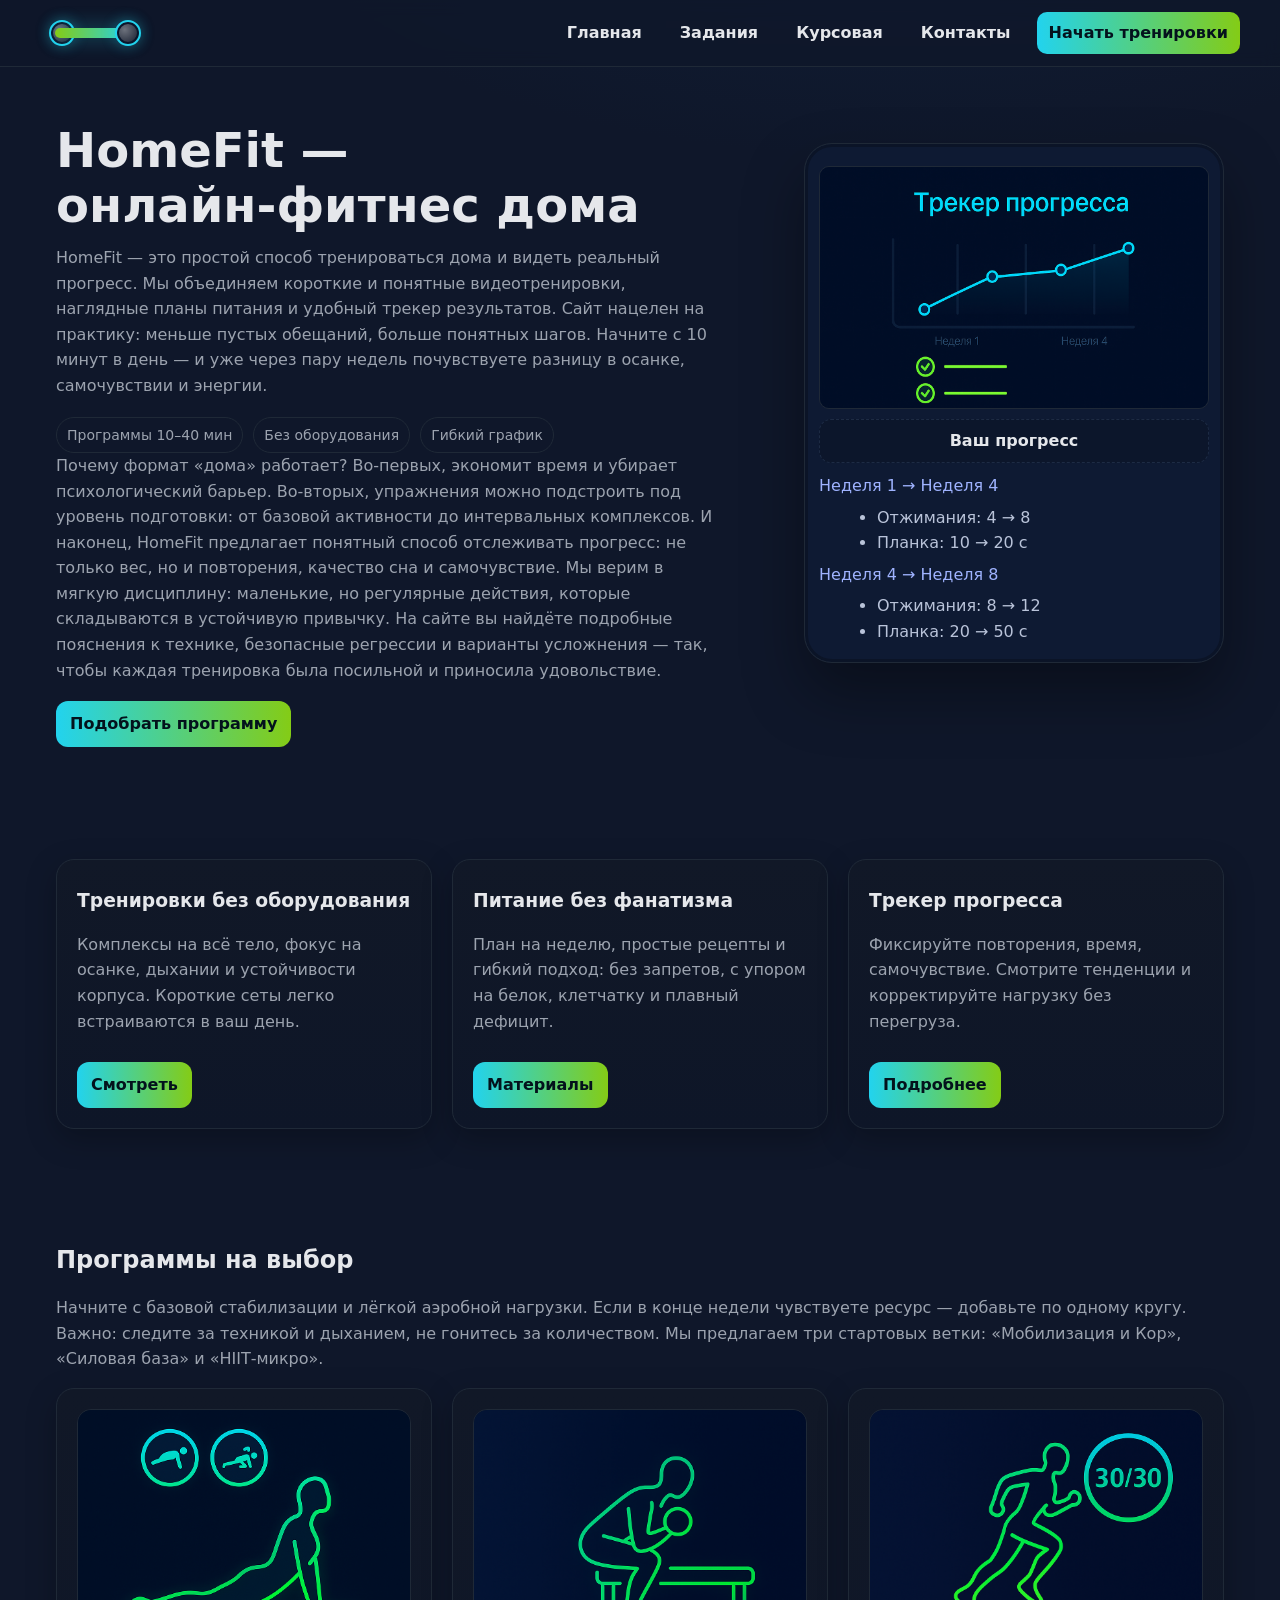
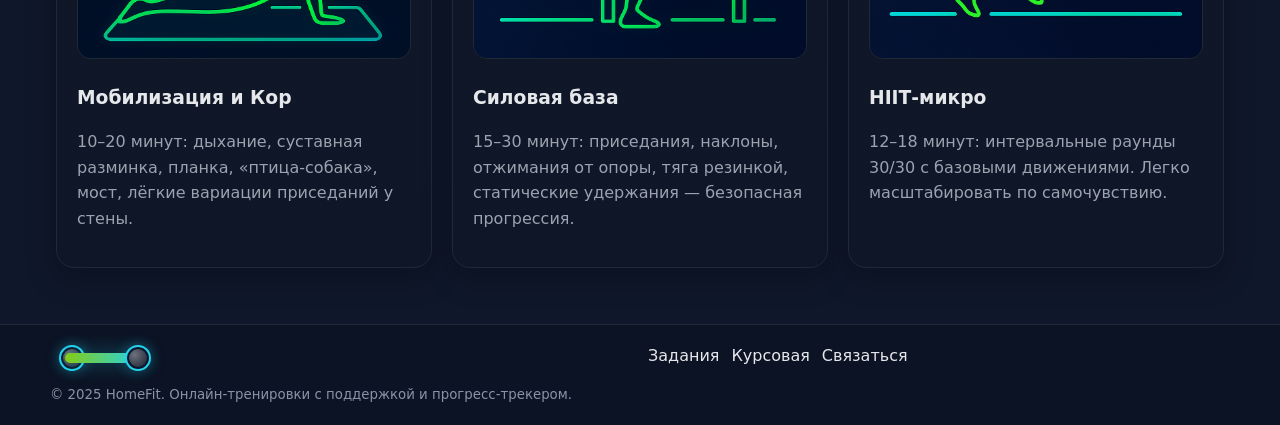
<file: index.html>
<!doctype html>
<html lang="ru">
<head>
  <meta charset="utf-8">
  <meta name="viewport" content="width=device-width, initial-scale=1">
  <title>HomeFit — онлайн‑фитнес дома</title>
  <meta name="description" content="HomeFit — адаптивный сайт онлайн‑фитнеса: тренировки, питание, трекер прогресса.">
  <link rel="stylesheet" href="./styles.css">
</head>
<body>
  
<header class="header">
  <div class="container header__row">
    <a class="logo" href="index.html" aria-label="HomeFit логотип">
      <span class="bar" aria-hidden="true"></span>
    </a>
    
      <nav class="nav" id="nav">
        <a href="index.html" aria-current="page">Главная</a>
        <a href="pages/assignments.html" >Задания</a>
        <a href="pages/coursework.html" >Курсовая</a>
        <a href="pages/contact.html">Контакты</a>
        <a class="cta" href="#start">Начать тренировки</a>
      </nav>
    
    <button class="burger" id="burger" aria-label="Открыть меню"><span></span></button>
  </div>
</header>

  <main>
    <section class="section">
      <div class="container hero">
        <div>
          <h1>HomeFit — онлайн‑фитнес дома</h1>
          <p>
            HomeFit — это простой способ тренироваться дома и видеть реальный прогресс. Мы объединяем
            короткие и понятные видеотренировки, наглядные планы питания и удобный трекер результатов.
            Сайт нацелен на практику: меньше пустых обещаний, больше понятных шагов. Начните с 10 минут
            в день — и уже через пару недель почувствуете разницу в осанке, самочувствии и энергии.
          </p>
          <div class="badges">
            <span class="badge">Программы 10–40 мин</span>
            <span class="badge">Без оборудования</span>
            <span class="badge">Гибкий график</span>
          </div>
          <p>
            Почему формат «дома» работает? Во‑первых, экономит время и убирает психологический барьер.
            Во‑вторых, упражнения можно подстроить под уровень подготовки: от базовой активности до
            интервальных комплексов. И наконец, HomeFit предлагает понятный способ отслеживать прогресс:
            не только вес, но и повторения, качество сна и самочувствие.
            Мы верим в мягкую дисциплину: маленькие, но регулярные действия, которые складываются
            в устойчивую привычку. На сайте вы найдёте подробные пояснения к технике, безопасные регрессии
            и варианты усложнения — так, чтобы каждая тренировка была посильной и приносила удовольствие.
          </p>
          <a class="btn" href="#programs" id="start">Подобрать программу</a>
        </div>
        <div class="hero__art">
          <div class="phone">
            <div class="phone__screen">
              <img class="phone__img" src="./assets/progress.png" alt="Иллюстрация прогресса">
              <div class="phone__graph">Ваш прогресс</div>
              <div style="margin-top:6px; color:#9fb3ff">Неделя 1 → Неделя 4</div>
              <ul style="margin:6px 0 0 18px; color:#b9c3d9">
                <li>Отжимания: 4 → 8</li>
                <li>Планка: 10 → 20 с</li>
              </ul>
              <div style="margin-top:6px; color:#9fb3ff">Неделя 4 → Неделя 8</div>
              <ul style="margin:6px 0 0 18px; color:#b9c3d9">
                <li>Отжимания: 8 → 12</li>
                <li>Планка: 20 → 50 с</li>
              </ul>
            </div>
          </div>
        </div>
      </div>
    </section>

    <section class="section">
      <div class="container grid">
        <div class="cards">
          <article class="card">
            <h3>Тренировки без оборудования</h3>
            <p>Комплексы на всё тело, фокус на осанке, дыхании и устойчивости корпуса. Короткие сеты легко встраиваются в ваш день.</p>
            <a class="btn" href="pages/assignments.html">Смотреть</a>
          </article>
          <article class="card">
            <h3>Питание без фанатизма</h3>
            <p>План на неделю, простые рецепты и гибкий подход: без запретов, с упором на белок, клетчатку и плавный дефицит.</p>
            <a class="btn" href="pages/assignments.html">Материалы</a>
          </article>
          <article class="card">
            <h3>Трекер прогресса</h3>
            <p>Фиксируйте повторения, время, самочувствие. Смотрите тенденции и корректируйте нагрузку без перегруза.</p>
            <a class="btn" href="pages/assignments.html">Подробнее</a>
          </article>
        </div>
      </div>
    </section>

    <section class="section" id="programs">
      <div class="container">
        <h2 style="margin:0 0 14px">Программы на выбор</h2>
        <p style="color:var(--muted)">
          Начните с базовой стабилизации и лёгкой аэробной нагрузки. Если в конце недели чувствуете ресурс —
          добавьте по одному кругу. Важно: следите за техникой и дыханием, не гонитесь за количеством.
          Мы предлагаем три стартовых ветки: «Мобилизация и Кор», «Силовая база» и «HIIT‑микро».
        </p>
        <div class="cards">
          <article class="card">
            <img src="./assets/workout.png" alt="Домашняя тренировка">
            <h3>Мобилизация и Кор</h3>
            <p>10–20 минут: дыхание, суставная разминка, планка, «птица‑собака», мост, лёгкие вариации приседаний у стены.</p>
          </article>
          <article class="card">
            <img src="./assets/power.png" alt="Силовые упражнения">
            <h3>Силовая база</h3>
            <p>15–30 минут: приседания, наклоны, отжимания от опоры, тяга резинкой, статические удержания — безопасная прогрессия.</p>
          </article>
          <article class="card">
            <img src="./assets/interval.png" alt="Интервальная тренировка">
            <h3>HIIT‑микро</h3>
            <p>12–18 минут: интервальные раунды 30/30 с базовыми движениями. Легко масштабировать по самочувствию.</p>
          </article>
        </div>
      </div>
    </section>

  </main>
  
<footer class="footer" id="contact">
  <div class="container footer__row">
    <div>
      <div class="logo" aria-hidden="true"><span class="bar"></span></div>
      <div><small>© 2025 HomeFit. Онлайн‑тренировки с поддержкой и прогресс‑трекером.</small></div>
    </div>
    <div class="links">
      <a href="pages/assignments.html">Задания</a>
      <a href="pages/coursework.html">Курсовая</a>
      <a href="pages/contact.html">Связаться</a>
    </div>
  </div>
</footer>

<script src="./script.js"></script>
</body>
</html>
</file>
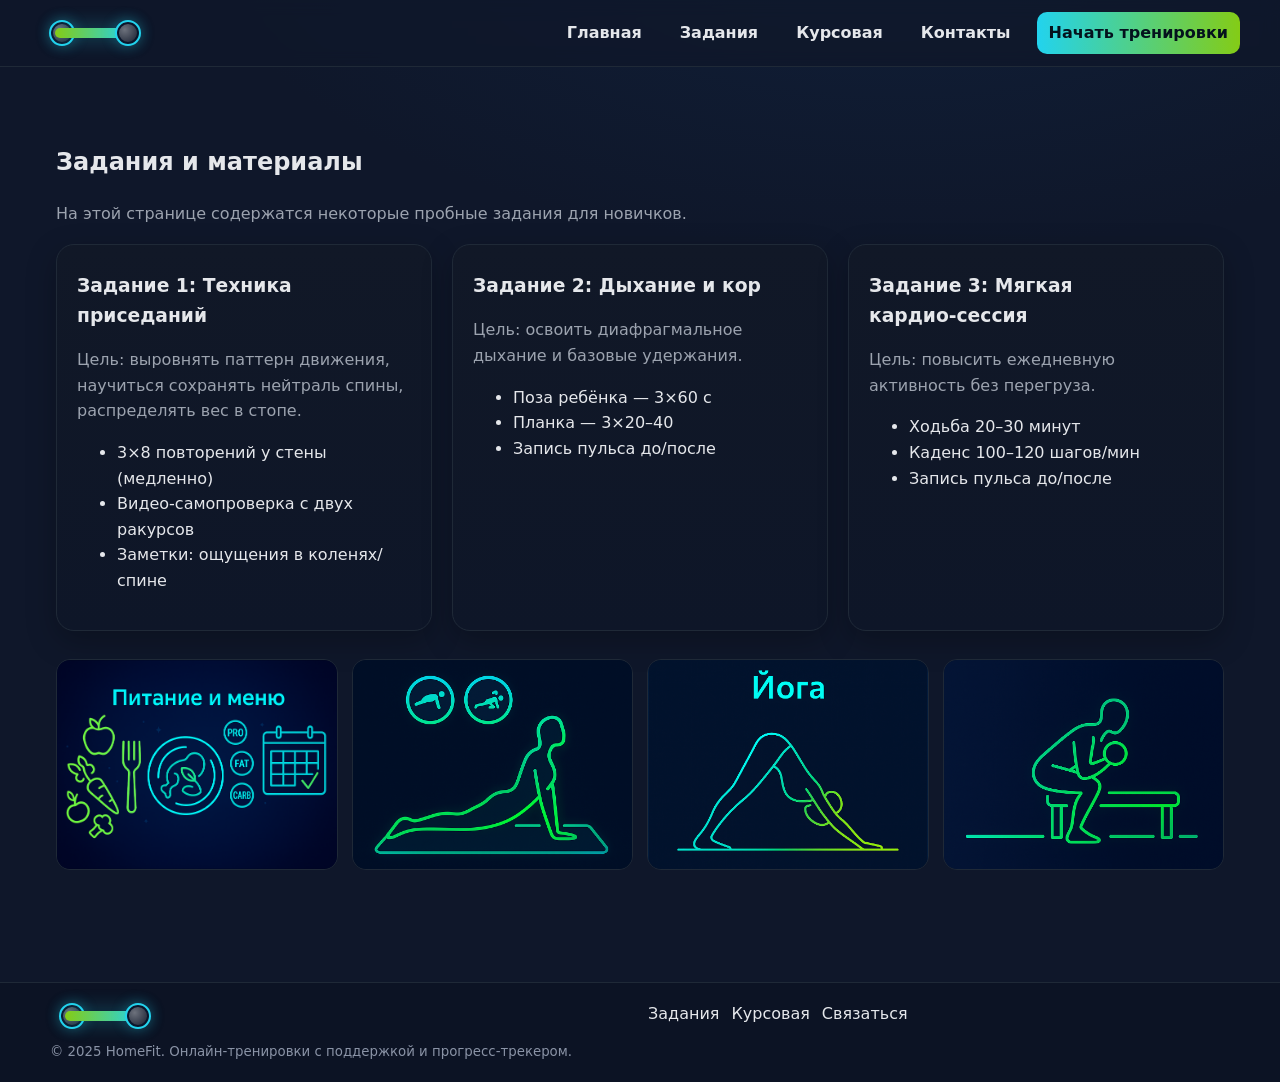
<file: pages/assignments.html>
<!doctype html>
<html lang="ru">
<head>
  <meta charset="utf-8">
  <meta name="viewport" content="width=device-width, initial-scale=1">
  <title>HomeFit — Задания</title>
  <link rel="stylesheet" href="../styles.css">
</head>
<body>
  
<header class="header">
  <div class="container header__row">
    <a class="logo" href="../index.html" aria-label="HomeFit логотип">
      <span class="bar" aria-hidden="true"></span>
    </a>
    
      <nav class="nav" id="nav">
        <a href="../index.html">Главная</a>
        <a href="assignments.html" aria-current="page">Задания</a>
        <a href="coursework.html">Курсовая</a>
        <a href="contact.html">Контакты</a>
        <a class="cta" href="#start">Начать тренировки</a>
      </nav>
    
    <button class="burger" id="burger" aria-label="Открыть меню"><span></span></button>
  </div>
</header>

  <main>
    <section class="section">
      <div class="container">
        <h1>Задания и материалы</h1>
        <p style="color:var(--muted)">
          На этой странице содержатся некоторые пробные задания для новичков.
        </p>
        <div class="cards" style="margin-top:18px">
          <article class="card">
            <h3>Задание 1: Техника приседаний</h3>
            <p>Цель: выровнять паттерн движения, научиться сохранять нейтраль спины, распределять вес в стопе.</p>
            <ul>
              <li>3×8 повторений у стены (медленно)</li>
              <li>Видео‑самопроверка с двух ракурсов</li>
              <li>Заметки: ощущения в коленях/спине</li>
            </ul>
          </article>
          <article class="card">
            <h3>Задание 2: Дыхание и кор</h3>
            <p>Цель: освоить диафрагмальное дыхание и базовые удержания.</p>
            <ul>
              <li>Поза ребёнка — 3×60 с</li>
              <li>Планка — 3×20–40</li>
              <li>Запись пульса до/после</li>
            </ul>
          </article>
          <article class="card">
            <h3>Задание 3: Мягкая кардио‑сессия</h3>
            <p>Цель: повысить ежедневную активность без перегруза.</p>
            <ul>
              <li>Ходьба 20–30 минут</li>
              <li>Каденс 100–120 шагов/мин</li>
              <li>Запись пульса до/после</li>
            </ul>
          </article>
        </div>

        <div class="section" style="padding-top:28px">
          <div class="gallery">
            <img src="../assets/meal.png" alt="Питание">
            <img src="../assets/workout.png" alt="Тренировка">
            <img src="../assets/yoga.png" alt="Йога">
            <img src="../assets/power.png" alt="Йога">
          </div>
        </div>
      </div>
    </section>
  </main>
  
<footer class="footer" id="contact">
  <div class="container footer__row">
    <div>
      <div class="logo" aria-hidden="true"><span class="bar"></span></div>
      <div><small>© 2025 HomeFit. Онлайн‑тренировки с поддержкой и прогресс‑трекером.</small></div>
    </div>
    <div class="links">
      <a href="assignments.html">Задания</a>
      <a href="coursework.html">Курсовая</a>
      <a href="contact.html">Связаться</a>
    </div>
  </div>
</footer>

  <script src="../script.js"></script>
</body>
</html>
</file>
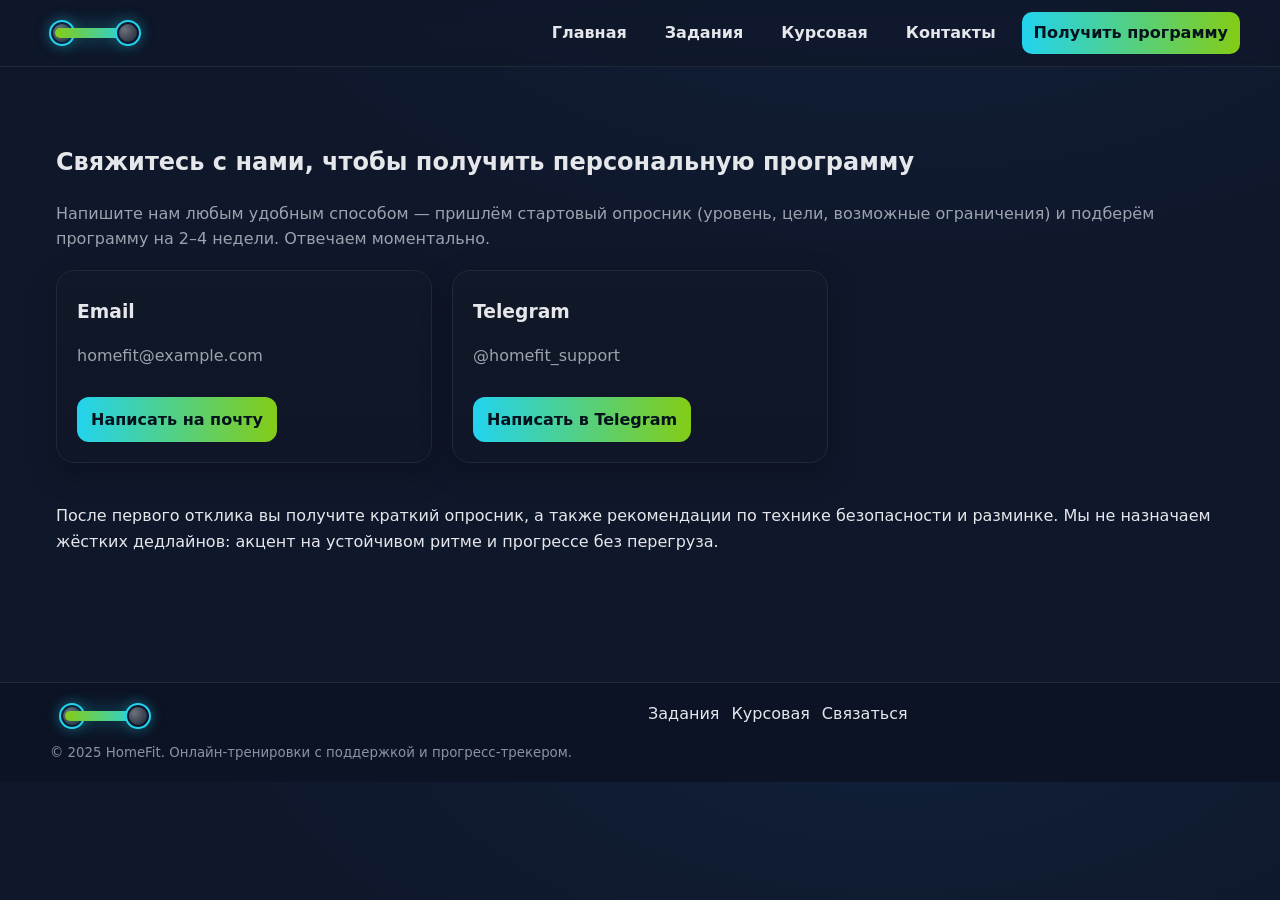
<file: pages/contact.html>
<!doctype html>
<html lang="ru">
<head>
  <meta charset="utf-8">
  <meta name="viewport" content="width=device-width, initial-scale=1">
  <title>HomeFit — Контакты</title>
  <link rel="stylesheet" href="../styles.css">
</head>
<body>
<header class="header">
  <div class="container header__row">
    <a class="logo" href="../index.html" aria-label="HomeFit логотип"><span class="bar" aria-hidden="true"></span></a>
    <nav class="nav" id="nav">
      <a href="../index.html">Главная</a>
      <a href="assignments.html">Задания</a>
      <a href="coursework.html">Курсовая</a>
      <a aria-current="page" href="contact.html">Контакты</a>
      <a class="cta" href="#lead">Получить программу</a>
    </nav>
    <button class="burger" id="burger" aria-label="Открыть меню"><span></span></button>
  </div>
</header>
<main>
  <section class="section">
    <div class="container">
      <h1 id="lead">Свяжитесь с нами, чтобы получить персональную программу</h1>
      <p style="color:var(--muted)">
        Напишите нам любым удобным способом — пришлём стартовый опросник (уровень, цели, возможные ограничения)
        и подберём программу на 2–4 недели. Отвечаем моментально.
      </p>
      <div class="cards" style="margin-top:18px">
        <article class="card">
          <h3>Email</h3>
          <p>homefit@example.com</p>
          <a class="btn" href="mailto:homefit@example.com">Написать на почту</a>
        </article>
        <article class="card">
          <h3>Telegram</h3>
          <p>@homefit_support</p>
          <a class="btn" href="https://t.me/homefit_support">Написать в Telegram</a>
        </article>
      </div>
      <div class="section" style="padding-top:24px">
        <p>
          После первого отклика вы получите краткий опросник, а также рекомендации по технике безопасности
          и разминке. Мы не назначаем жёстких дедлайнов: акцент на устойчивом ритме и прогрессе без перегруза.
        </p>
      </div>
    </div>
  </section>
</main>
<footer class="footer">
  <div class="container footer__row">
    <div>
      <div class="logo" aria-hidden="true"><span class="bar"></span></div>
      <div><small>© 2025 HomeFit. Онлайн-тренировки с поддержкой и прогресс-трекером.</small></div>
    </div>
    <div class="links">
      <a href="assignments.html">Задания</a>
      <a href="coursework.html">Курсовая</a>
      <a href="contact.html" aria-current="page">Связаться</a>
    </div>
  </div>
</footer>
<script src="../script.js"></script>
</body>
</html>
</file>
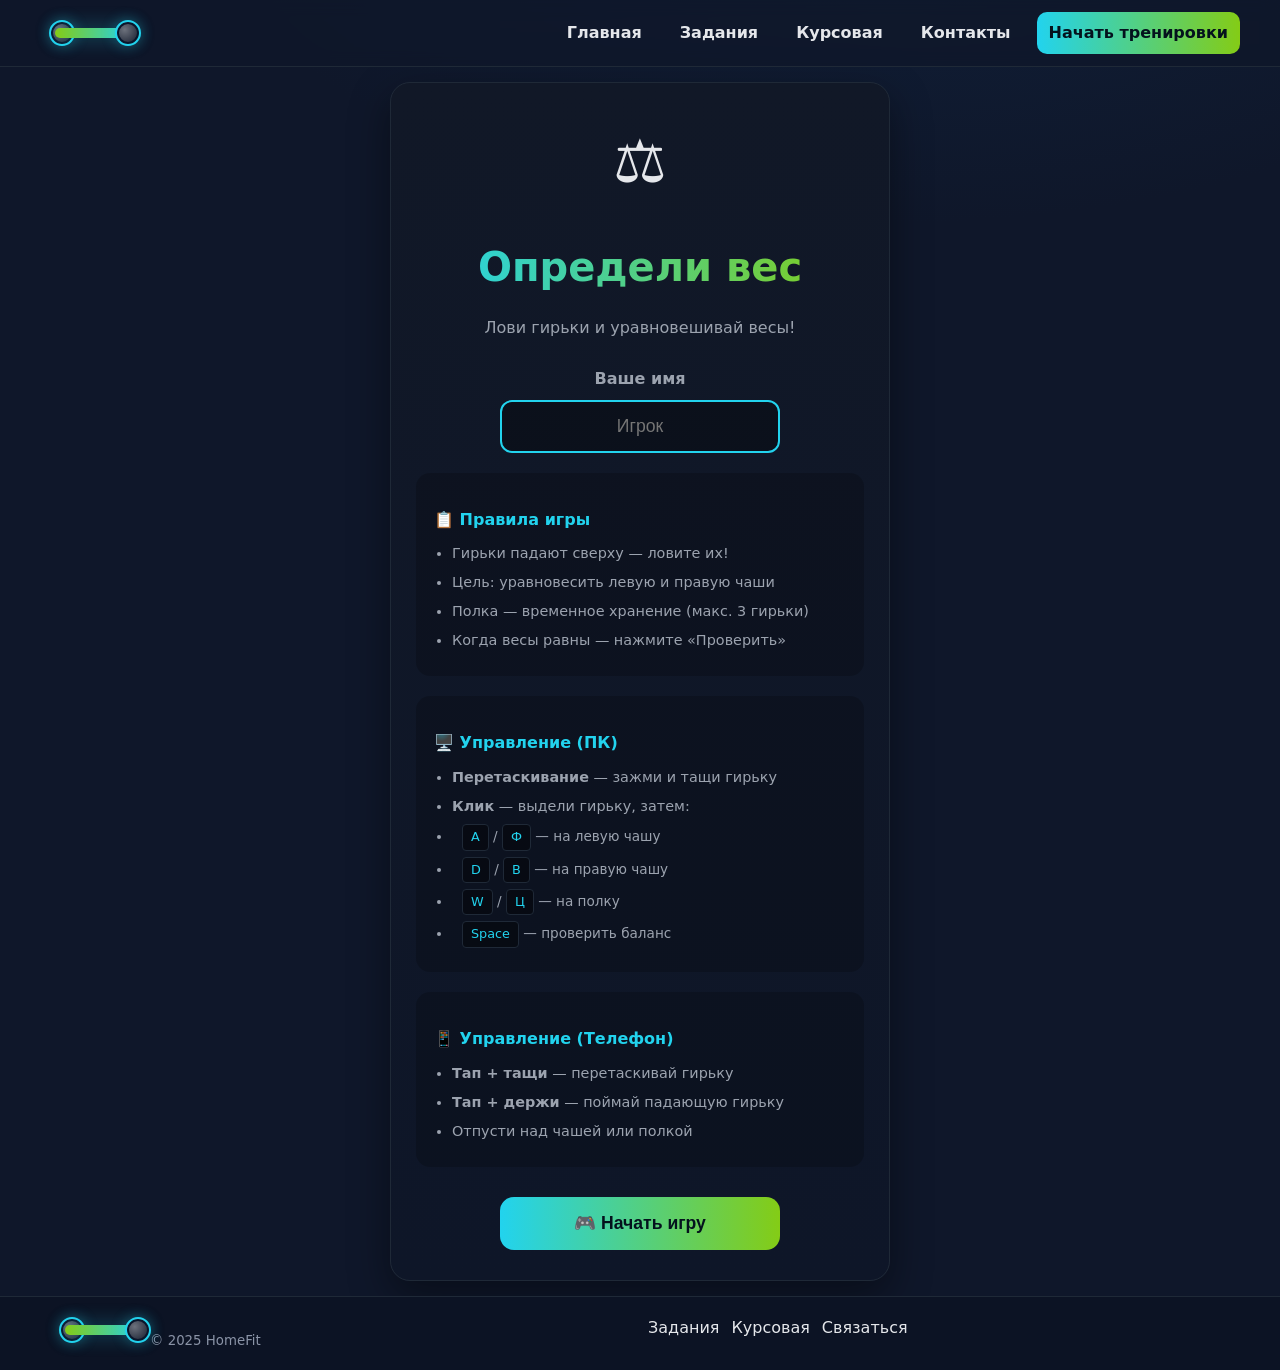
<file: pages/coursework.html>
<!doctype html>
<html lang="ru">
<head>
  <meta charset="utf-8">
  <meta name="viewport" content="width=device-width, initial-scale=1, maximum-scale=1, user-scalable=no">
  <title>HomeFit — Определи вес</title>
  <link rel="stylesheet" href="coursework.css">
</head>
<body>
<div class="game-wrapper">
  <header class="header">
    <div class="container header__row">
      <a class="logo" href="../index.html"><span class="bar"></span></a>
      <nav class="nav" id="nav">
        <a href="../index.html">Главная</a>
        <a href="assignments.html">Задания</a>
        <a href="coursework.html" aria-current="page">Курсовая</a>
        <a href="contact.html">Контакты</a>
        <a class="cta" href="assignments.html">Начать тренировки</a>
      </nav>
      <button class="burger" id="burger"><span></span></button>
    </div>
  </header>

  <div class="game-container">
    
    <!-- Стартовый экран -->
    <div class="screen active" id="splash-screen">
      <div class="splash-card">
        <div class="scale-icon">⚖️</div>
        <h1>Определи вес</h1>
        <p class="subtitle">Лови гирьки и уравновешивай весы!</p>

        <div class="input-group">
          <label for="player-name">Ваше имя</label>
          <input type="text" id="player-name" placeholder="Игрок" maxlength="20" autocomplete="off">
        </div>

        <div class="rules-box">
          <h3>📋 Правила игры</h3>
          <ul>
            <li>Гирьки падают сверху — ловите их!</li>
            <li>Цель: уравновесить левую и правую чаши</li>
            <li>Полка — временное хранение (макс. 3 гирьки)</li>
            <li>Когда весы равны — нажмите «Проверить»</li>
          </ul>
        </div>

        <div class="rules-box">
          <h3>🖥️ Управление (ПК)</h3>
          <ul>
            <li><b>Перетаскивание</b> — зажми и тащи гирьку</li>
            <li><b>Клик</b> — выдели гирьку, затем:</li>
            <li class="hotkey"><kbd>A</kbd> / <kbd>Ф</kbd> — на левую чашу</li>
            <li class="hotkey"><kbd>D</kbd> / <kbd>В</kbd> — на правую чашу</li>
            <li class="hotkey"><kbd>W</kbd> / <kbd>Ц</kbd> — на полку</li>
            <li class="hotkey"><kbd>Space</kbd> — проверить баланс</li>
          </ul>
        </div>

        <div class="rules-box">
          <h3>📱 Управление (Телефон)</h3>
          <ul>
            <li><b>Тап + тащи</b> — перетаскивай гирьку</li>
            <li><b>Тап + держи</b> — поймай падающую гирьку</li>
            <li>Отпусти над чашей или полкой</li>
          </ul>
        </div>

        <div class="history-box" id="splash-history" style="display:none">
          <h3>📜 История <button class="btn-clear" id="btn-clear-splash">🗑️</button></h3>
          <ul class="history-list" id="splash-history-list"></ul>
        </div>

        <button class="btn-start" id="btn-start">🎮 Начать игру</button>
      </div>
    </div>

    <!-- Игровой экран -->
    <div class="screen" id="game-screen">
      <div class="game-hud">
        <div class="hud-item">
          <div class="hud-label">Уровень</div>
          <div class="hud-value" id="hud-level">1</div>
        </div>
        <div class="hud-item">
          <div class="hud-label">Раунд</div>
          <div class="hud-value" id="hud-round">1/2</div>
        </div>
        <div class="hud-item">
          <div class="hud-label">Время</div>
          <div class="hud-value time" id="hud-time">60</div>
        </div>
        <div class="hud-item">
          <div class="hud-label">Очки</div>
          <div class="hud-value score" id="hud-score">0</div>
        </div>
      </div>

      <div class="time-bar"><div class="time-bar-fill" id="time-bar"></div></div>
      <div class="round-dots" id="round-dots"></div>

      <div class="game-area" id="game-area">
        <div class="fall-zone" id="fall-zone"></div>

        <div class="shelf" id="shelf">
          <span class="shelf-label">📦 Полка (макс. 3)</span>
        </div>

        <div class="scale-area">
          <div class="scale-beam" id="beam"></div>
          <div class="pan-zone left" id="pan-zone-left">
            <div class="pan-rope"></div>
            <div class="pan" id="pan-left" data-side="left"></div>
            <div class="pan-total" id="total-left">0</div>
          </div>
          <div class="pan-zone right" id="pan-zone-right">
            <div class="pan-rope"></div>
            <div class="pan" id="pan-right" data-side="right"></div>
            <div class="pan-total" id="total-right">0</div>
          </div>
          <div class="fulcrum"></div>
        </div>
      </div>

      <div class="game-buttons">
        <button class="btn-skip" id="btn-skip">⏭️</button>
        <button class="btn-check" id="btn-check" disabled>✓ Проверить баланс</button>
      </div>
    </div>

    <!-- Экран результатов -->
    <div class="screen" id="results-screen">
      <div class="results-card">
        <h1 id="results-title">Игра окончена</h1>
        <div class="final-score" id="final-score">0</div>
        <p style="color:var(--muted)" id="results-msg"></p>

        <div class="results-stats">
          <div class="results-stat">
            <div class="results-stat-value" id="stat-level">1</div>
            <div class="results-stat-label">Уровень</div>
          </div>
          <div class="results-stat">
            <div class="results-stat-value" id="stat-rounds">0</div>
            <div class="results-stat-label">Раундов</div>
          </div>
          <div class="results-stat">
            <div class="results-stat-value" id="stat-acc">0%</div>
            <div class="results-stat-label">Точность</div>
          </div>
        </div>

        <div class="history-box">
          <h3>📜 История <button class="btn-clear" id="btn-clear-results">🗑️</button></h3>
          <ul class="history-list" id="results-history-list"></ul>
        </div>

        <div class="btn-group">
          <button class="btn-start" id="btn-restart">🔄 Играть снова</button>
          <button class="btn-secondary" id="btn-new-player">👤 Сменить игрока</button>
        </div>
      </div>
    </div>

  </div>

  <footer class="footer">
    <div class="container footer__row">
      <div>
        <div class="logo"><span class="bar"></span></div>
        <small>© 2025 HomeFit</small>
      </div>
      <div class="links">
        <a href="assignments.html">Задания</a>
        <a href="coursework.html">Курсовая</a>
        <a href="contact.html">Связаться</a>
      </div>
    </div>
  </footer>
</div>

<div class="toast" id="toast"></div>

<script src="coursework.js"></script>
</body>
</html>
</file>
<file: styles.css>
:root {
  --bg: #0f172a;      /* фон */
  --card: #111827;    /* карточки */
  --text: #e5e7eb;    /* основной текст */
  --muted: #9ca3af;   /* вторичный текст */
  --accent: #22d3ee;  /* неон */
  --lime: #84cc16;    /* лайм */
  --border: #1f2937;  /* границы */
  --maxw: 1200px;
}

* {
  box-sizing: border-box;
}

html,
body {
  margin: 0;
  padding: 0;
}

body {
  font-family: system-ui, -apple-system, Segoe UI;
  background: radial-gradient(1200px 600px at 70% -10%, #10203a 0%, var(--bg) 60%);
  color: var(--text);
  line-height: 1.6;
}

.container {
  max-width: var(--maxw);
  margin-inline: auto;
  padding: 0 16px;
}

.grid {
  display: grid;
  gap: 24px;
  grid-template-columns: repeat(12, minmax(0, 1fr));
}

.section {
  padding: 56px 0;
}

.card {
  background: linear-gradient(180deg, var(--card) 0%, #0e1628 100%);
  border: 1px solid var(--border);
  border-radius: 18px;
  padding: 20px;
  box-shadow: 0 10px 30px rgba(0, 0, 0, .25);
}

.header {
  position: sticky;
  top: 0;
  z-index: 50;
  background: rgba(15, 23, 42, .75);
  backdrop-filter: blur(8px);
  border-bottom: 1px solid var(--border);
}

.header__row {
  display: flex;
  align-items: center;
  justify-content: space-between;
  gap: 16px;
  padding: 12px 0;
}

.logo {
  --size: 80px;
  width: var(--size);
  height: 30px;
  position: relative;
  display: inline-block;
  margin-left: 15px;
}

.logo .bar {
  position: absolute;
  inset: 0;
  margin: auto;
  height: 10px;
  width: 100%;
  background: linear-gradient(90deg, var(--lime), var(--accent));
  border-radius: 999px;
  box-shadow: 0 0 20px rgba(34, 211, 238, .35);
}

.logo::before,
.logo::after {
  content: "";
  position: absolute;
  top: 50%;
  transform: translateY(-50%);
  width: 22px;
  height: 22px;
  border-radius: 50%;
  background: radial-gradient(circle at 35% 35%, #fff6, #0000), #0b1325;
  border: 2px solid var(--accent);
  box-shadow: 0 0 0 2px #0a162b inset, 0 0 14px rgba(34, 211, 238, .35);
}

.logo::before {
  left: -6px;
}

.logo::after {
  right: -6px;
}

/* nav */
.nav {
  display: flex;
  gap: 14px;
  align-items: center;
}

.nav a {
  color: var(--text);
  text-decoration: none;
  padding: 8px 12px;
  border-radius: 10px;
  font-weight: 600;
  transition: .2s;
}

.nav a:hover {
  background: rgba(255, 255, 255, .06);
}

.nav .cta {
  background: linear-gradient(90deg, var(--accent), var(--lime));
  color: #04121d;
}

.nav .cta:hover {
  transform: translateY(-1px);
}

/* burger */
.burger {
  display: none;
  width: 40px;
  height: 40px;
  align-items: center;
  justify-content: center;
  border: 1px solid var(--border);
  border-radius: 12px;
  background: #0e1527;
}

.burger span,
.burger::before,
.burger::after {
  content: "";
  display: block;
  height: 2px;
  width: 20px;
  background: var(--text);
  border-radius: 2px;
}

.burger span {
  transform: translateY(0);
}

.burger::before {
  transform: translateY(-6px);
}

.burger::after {
  transform: translateY(6px);
}

@media (max-width: 860px) {
  .burger {
    display: flex;
  }

  .nav {
    position: fixed;
    right: 16px;
    top: 68px;
    background: #0c1324;
    border: 1px solid var(--border);
    border-radius: 16px;
    padding: 12px;
    width: min(92vw, 360px);
    box-shadow: 0 20px 40px rgba(0, 0, 0, .4);
    transform-origin: top right;
    transform: scale(.95);
    opacity: 0;
    pointer-events: none;
    transition: .2s;
    flex-direction: column;
    align-items: stretch;
  }

  .nav--open {
    transform: scale(1);
    opacity: 1;
    pointer-events: auto;
  }

  .nav a {
    padding: 12px 14px;
  }
}

.hero {
  display: grid;
  gap: 24px;
  align-items: center;
  grid-template-columns: minmax(0, 1fr) min(42%, 480px);
}

.hero > div:first-child {
  position: relative;
  z-index: 2;
}

.hero h1 {
  font-size: clamp(28px, 4vw, 48px);
  line-height: 1.15;
  margin: 0 0 12px;
}

.hero p {
  color: var(--muted);
  margin: 0 0 18px;
}

.badges {
  display: flex;
  flex-wrap: wrap;
  gap: 10px;
  margin-top: 8px;
}

.badge {
  padding: 6px 10px;
  border-radius: 999px;
  border: 1px solid var(--border);
  color: var(--muted);
  font-size: 14px;
}

.hero__art {
  position: relative;
  min-height: 420px;
  margin-top: 28px;
}

.phone {
  position: absolute;
  right: 0;
  bottom: 0;
  height: 520px;
  width: min(100%, 420px);
  aspect-ratio: 10/16;
  border-radius: 28px;
  background: #0e1a33;
  border: 1px solid var(--border);
  box-shadow: 0 30px 60px rgba(0, 0, 0, .35), 0 0 0 3px #0b1427 inset;
  overflow: hidden;
  z-index: 1;
}

.phone__screen {
  padding: 14px;
}

.phone__graph {
  height: auto;
  padding: 8px 12px;
  border-radius: 12px;
  background: #0c162b;
  border: 1px dashed #1d2b44;
  text-align: center;
  font-weight: 600;
  margin-bottom: 10px;
}

.phone__img {
  display: block;
  width: 100%;
  aspect-ratio: 16/10;
  object-fit: cover;
  border-radius: 10px;
  border: 1px solid var(--border);
  margin: 8px 0 10px;
}

@media (min-width: 1100px) {
  .hero__art {
    margin-top: 36px;
  }
}

@media (max-width: 960px) {
  .hero__art {
    min-height: 0;
    margin-top: 12px;
  }

  .phone {
    position: relative;
    right: auto;
    bottom: auto;
    width: min(420px, 90%);
    margin: 12px auto 0;
  }
}

.cards {
  grid-column: 1 / -1;
  display: grid;
  grid-template-columns: repeat(3, minmax(0, 1fr));
  gap: 20px;
}

.cards .card h3 {
  margin: 6px 0 8px;
}

.cards .card p {
  color: var(--muted);
}

.cards .card .btn {
  margin-top: 12px;
}

.cards .card img {
  width: 100%;
  aspect-ratio: 4/3;
  object-fit: cover;
  border-radius: 14px;
  border: 1px solid var(--border);
  margin-bottom: 10px;
}

@media (max-width: 920px) {
  .hero {
    grid-template-columns: 1fr;
  }

  .cards {
    grid-template-columns: 1fr 1fr;
  }
}

@media (max-width: 600px) {
  .cards {
    grid-template-columns: 1fr;
  }
}

.btn {
  display: inline-block;
  padding: 10px 14px;
  border-radius: 12px;
  text-decoration: none;
  font-weight: 700;
  color: #03121c;
  background: linear-gradient(90deg, var(--accent), var(--lime));
  transition: .2s;
}

.btn:hover {
  transform: translateY(-1px);
}

.gallery {
  display: grid;
  grid-template-columns: repeat(4, minmax(0, 1fr));
  gap: 14px;
}

.gallery img,
.gallery .ph {
  width: 100%;
  aspect-ratio: 4/3;
  object-fit: cover;
  border-radius: 14px;
  border: 1px solid var(--border);
  background: #0c1426;
}

@media (max-width: 860px) {
  .gallery {
    grid-template-columns: repeat(2, minmax(0, 1fr));
  }
}

@media (max-width: 480px) {
  .gallery {
    grid-template-columns: 1fr;
  }
}

.footer {
  border-top: 1px solid var(--border);
  background: #0c1324;
  color: var(--muted);
}

.footer__row {
  display: grid;
  gap: 16px;
  grid-template-columns: 1fr 1fr;
  padding: 18px 10px;
}

.footer .links {
  display: flex;
  gap: 12px;
  flex-wrap: wrap;
}

.footer a {
  color: var(--text);
  text-decoration: none;
}

.footer small {
  color: #8a93a6;
}
</file>
<file: pages/coursework.css>
/* Игра "Определи вес" */

/* === Базовые переменные === */
:root {
  --bg: #0f172a;
  --card: #111827;
  --text: #e5e7eb;
  --muted: #9ca3af;
  --accent: #22d3ee;
  --lime: #84cc16;
  --border: #1f2937;
  --maxw: 1200px;
}

* {
  box-sizing: border-box;
  touch-action: manipulation;
}

html, body {
  margin: 0;
  padding: 0;
}

body {
  font-family: system-ui, -apple-system, Segoe UI, sans-serif;
  background: radial-gradient(1200px 600px at 70% -10%, #10203a 0%, var(--bg) 60%);
  color: var(--text);
  line-height: 1.6;
}

.container {
  max-width: var(--maxw);
  margin-inline: auto;
  padding: 0 16px;
}

/* === Шапка === */
.header {
  position: sticky;
  top: 0;
  z-index: 50;
  background: rgba(15, 23, 42, .75);
  backdrop-filter: blur(8px);
  border-bottom: 1px solid var(--border);
}

.header__row {
  display: flex;
  align-items: center;
  justify-content: space-between;
  gap: 16px;
  padding: 12px 0;
}

.logo {
  --size: 80px;
  width: var(--size);
  height: 30px;
  position: relative;
  display: inline-block;
  margin-left: 15px;
}

.logo .bar {
  position: absolute;
  inset: 0;
  margin: auto;
  height: 10px;
  width: 100%;
  background: linear-gradient(90deg, var(--lime), var(--accent));
  border-radius: 999px;
  box-shadow: 0 0 20px rgba(34, 211, 238, .35);
}

.logo::before,
.logo::after {
  content: "";
  position: absolute;
  top: 50%;
  transform: translateY(-50%);
  width: 22px;
  height: 22px;
  border-radius: 50%;
  background: radial-gradient(circle at 35% 35%, #fff6, #0000), #0b1325;
  border: 2px solid var(--accent);
  box-shadow: 0 0 0 2px #0a162b inset, 0 0 14px rgba(34, 211, 238, .35);
}

.logo::before { left: -6px; }
.logo::after { right: -6px; }

/* === Навигация === */
.nav {
  display: flex;
  gap: 14px;
  align-items: center;
}

.nav a {
  color: var(--text);
  text-decoration: none;
  padding: 8px 12px;
  border-radius: 10px;
  font-weight: 600;
  transition: .2s;
}

.nav a:hover { background: rgba(255, 255, 255, .06); }

.nav .cta {
  background: linear-gradient(90deg, var(--accent), var(--lime));
  color: #04121d;
}

.nav .cta:hover { transform: translateY(-1px); }

/* === Бургер-меню === */
.burger {
  display: none;
  width: 40px;
  height: 40px;
  align-items: center;
  justify-content: center;
  border: 1px solid var(--border);
  border-radius: 12px;
  background: #0e1527;
  cursor: pointer;
}

.burger span,
.burger::before,
.burger::after {
  content: "";
  display: block;
  height: 2px;
  width: 20px;
  background: var(--text);
  border-radius: 2px;
}

.burger span { transform: translateY(0); }
.burger::before { transform: translateY(-6px); }
.burger::after { transform: translateY(6px); }

@media (max-width: 860px) {
  .burger { display: flex; }
  
  .nav {
    position: fixed;
    right: 16px;
    top: 68px;
    background: #0c1324;
    border: 1px solid var(--border);
    border-radius: 16px;
    padding: 12px;
    width: min(92vw, 360px);
    box-shadow: 0 20px 40px rgba(0, 0, 0, .4);
    transform-origin: top right;
    transform: scale(.95);
    opacity: 0;
    pointer-events: none;
    transition: .2s;
    flex-direction: column;
    align-items: stretch;
  }
  
  .nav--open {
    transform: scale(1);
    opacity: 1;
    pointer-events: auto;
  }
  
  .nav a { padding: 12px 14px; }
}

/* === Подвал === */
.footer {
  border-top: 1px solid var(--border);
  background: #0c1324;
  color: var(--muted);
}

.footer__row {
  display: grid;
  gap: 16px;
  grid-template-columns: 1fr 1fr;
  padding: 18px 10px;
}

.footer .links {
  display: flex;
  gap: 12px;
  flex-wrap: wrap;
}

.footer a {
  color: var(--text);
  text-decoration: none;
}

.footer small { color: #8a93a6; }

/* === Игра === */

.game-wrapper {
  min-height: 100vh;
  display: flex;
  flex-direction: column;
  overflow-x: hidden;
}

.game-container {
  flex: 1;
  display: flex;
  align-items: center;
  justify-content: center;
  padding: 15px;
}

.screen {
  display: none;
  width: 100%;
  max-width: 500px;
  animation: fadeIn 0.4s ease;
}

.screen.active { display: block; }

@keyframes fadeIn {
  from { opacity: 0; transform: translateY(15px); }
  to { opacity: 1; transform: translateY(0); }
}

/* === Стартовый экран === */

.splash-card {
  background: linear-gradient(180deg, var(--card) 0%, #0e1628 100%);
  border: 1px solid var(--border);
  border-radius: 20px;
  padding: 30px 25px;
  text-align: center;
  box-shadow: 0 15px 40px rgba(0, 0, 0, .4);
}

.splash-card h1 {
  font-size: clamp(1.8rem, 6vw, 2.5rem);
  margin-bottom: 8px;
  background: linear-gradient(90deg, var(--accent), var(--lime));
  -webkit-background-clip: text;
  -webkit-text-fill-color: transparent;
  background-clip: text;
}

.splash-card .subtitle {
  color: var(--muted);
  font-size: 1rem;
  margin-bottom: 25px;
}

.scale-icon {
  font-size: 60px;
  margin-bottom: 15px;
  animation: swing 2s ease-in-out infinite;
}

@keyframes swing {
  0%, 100% { transform: rotate(-5deg); }
  50% { transform: rotate(5deg); }
}

.input-group {
  margin: 20px 0;
}

.input-group label {
  display: block;
  margin-bottom: 8px;
  color: var(--muted);
  font-weight: 600;
}

.input-group input {
  width: 100%;
  max-width: 280px;
  padding: 14px 18px;
  border: 2px solid var(--border);
  border-radius: 12px;
  background: rgba(0,0,0,0.3);
  color: var(--text);
  font-size: 1.1rem;
  text-align: center;
  transition: 0.3s;
}

.input-group input:focus {
  outline: none;
  border-color: var(--accent);
}

.rules-box {
  background: rgba(0,0,0,0.2);
  border-radius: 14px;
  padding: 18px;
  margin: 20px 0;
  text-align: left;
}

.rules-box h3 {
  color: var(--accent);
  margin-bottom: 10px;
  font-size: 1rem;
}

.rules-box ul {
  margin: 0;
  padding-left: 18px;
  color: var(--muted);
  font-size: 0.9rem;
}

.rules-box li { margin: 6px 0; }

.rules-box li.hotkey {
  padding-left: 10px;
  font-size: 0.85rem;
}

.rules-box kbd {
  display: inline-block;
  padding: 2px 8px;
  background: rgba(0, 0, 0, 0.4);
  border: 1px solid var(--border);
  border-radius: 4px;
  font-family: inherit;
  font-size: 0.8rem;
  color: var(--accent);
  min-width: 24px;
  text-align: center;
}

/* === Кнопки === */

.btn-start {
  width: 100%;
  max-width: 280px;
  padding: 16px 30px;
  font-size: 1.1rem;
  border: none;
  cursor: pointer;
  border-radius: 14px;
  background: linear-gradient(90deg, var(--accent), var(--lime));
  color: #04121d;
  font-weight: 700;
  transition: 0.3s;
  margin-top: 10px;
}

.btn-start:hover { transform: translateY(-2px); }
.btn-start:active { transform: scale(0.98); }

.btn-secondary {
  padding: 14px;
  border: 2px solid var(--border);
  border-radius: 12px;
  background: transparent;
  color: var(--text);
  font-weight: 600;
  cursor: pointer;
}

.btn-secondary:hover { border-color: var(--accent); }

.btn-group {
  display: flex;
  flex-direction: column;
  gap: 10px;
  margin-top: 15px;
}

.btn-group .btn-start {
  width: 100%;
  max-width: none;
}

/* === Игровой HUD === */

.game-hud {
  display: grid;
  grid-template-columns: repeat(4, 1fr);
  gap: 8px;
  padding: 12px;
  background: linear-gradient(180deg, var(--card) 0%, transparent 100%);
  border-radius: 14px;
  margin-bottom: 10px;
}

.hud-item { text-align: center; }

.hud-label {
  font-size: 0.65rem;
  color: var(--muted);
  text-transform: uppercase;
}

.hud-value {
  font-size: 1.2rem;
  font-weight: 700;
  color: var(--text);
}

.hud-value.score { color: var(--lime); }
.hud-value.time { color: var(--accent); }
.hud-value.time.warning { color: #f59e0b; }
.hud-value.time.danger { color: #ef4444; animation: pulse 0.5s infinite; }

@keyframes pulse {
  0%, 100% { transform: scale(1); }
  50% { transform: scale(1.1); }
}

/* === Таймер === */

.time-bar {
  height: 4px;
  background: var(--border);
  border-radius: 2px;
  margin-bottom: 10px;
  overflow: hidden;
}

.time-bar-fill {
  height: 100%;
  background: linear-gradient(90deg, var(--accent), var(--lime));
  transition: width 0.1s linear;
}

.time-bar-fill.warning { background: linear-gradient(90deg, #f59e0b, #fbbf24); }
.time-bar-fill.danger { background: linear-gradient(90deg, #ef4444, #f87171); }

/* === Индикатор раундов === */

.round-dots {
  display: flex;
  justify-content: center;
  gap: 6px;
  margin-bottom: 10px;
}

.round-dot {
  width: 10px;
  height: 10px;
  border-radius: 50%;
  background: var(--border);
}

.round-dot.done { background: var(--lime); }
.round-dot.current { background: var(--accent); animation: pulse 1s infinite; }
.round-dot.failed { background: #ef4444; }

/* === Игровая область === */

.game-area {
  background: linear-gradient(180deg, #0a1628 0%, #0f172a 100%);
  border: 2px solid var(--border);
  border-radius: 16px;
  height: 480px;
  position: relative;
  overflow: hidden;
  touch-action: none;
}

.fall-zone {
  position: absolute;
  top: 80px;
  left: 0;
  right: 0;
  height: 180px;
  pointer-events: none;
}

/* === Падающие гирьки === */

.falling-weight {
  position: absolute;
  width: 52px;
  height: 52px;
  background: linear-gradient(135deg, #fbbf24 0%, #f59e0b 100%);
  border-radius: 50%;
  display: flex;
  align-items: center;
  justify-content: center;
  font-size: 1rem;
  font-weight: 800;
  color: #1a1a2e;
  box-shadow: 0 4px 15px rgba(251, 191, 36, 0.5);
  cursor: grab;
  user-select: none;
  -webkit-user-select: none;
  pointer-events: auto;
  transition: transform 0.1s;
  z-index: 10;
}

.falling-weight.caught {
  transform: scale(1.15);
  box-shadow: 0 0 0 3px var(--accent), 0 8px 25px rgba(34, 211, 238, 0.4);
  z-index: 100;
}

@keyframes fall {
  from { top: -60px; }
  to { top: 200px; }
}

@keyframes fallResume {
  to { top: 200px; }
}

@keyframes flyAway {
  to { opacity: 0; transform: scale(0.3) translateY(30px); }
}

/* === Полка === */

.shelf {
  position: absolute;
  top: 10px;
  left: 50%;
  transform: translateX(-50%);
  display: flex;
  gap: 8px;
  padding: 8px 15px;
  background: rgba(30, 41, 59, 0.9);
  border: 2px dashed var(--border);
  border-radius: 12px;
  min-width: 180px;
  min-height: 55px;
  justify-content: center;
  align-items: center;
  z-index: 50;
}

.shelf-label {
  position: absolute;
  bottom: -18px;
  left: 50%;
  transform: translateX(-50%);
  font-size: 0.6rem;
  color: var(--muted);
  text-transform: uppercase;
  white-space: nowrap;
}

.shelf.drag-over {
  border-color: var(--accent);
  background: rgba(34, 211, 238, 0.1);
}

.shelf.shelf-full {
  border-color: #ef4444;
  background: rgba(239, 68, 68, 0.15);
}

.shelf.shake {
  animation: shakeShelf 0.3s ease;
}

@keyframes shakeShelf {
  0%, 100% { transform: translateX(-50%); }
  25% { transform: translateX(calc(-50% - 8px)); }
  75% { transform: translateX(calc(-50% + 8px)); }
}

.shelf-weight {
  width: 45px;
  height: 45px;
  background: linear-gradient(135deg, #fbbf24 0%, #f59e0b 100%);
  border-radius: 50%;
  display: flex;
  align-items: center;
  justify-content: center;
  font-size: 0.95rem;
  font-weight: 800;
  color: #1a1a2e;
  box-shadow: 0 3px 10px rgba(251, 191, 36, 0.4);
  cursor: grab;
  animation: popIn 0.2s ease;
}

@keyframes popIn {
  from { transform: scale(0.5); }
  to { transform: scale(1); }
}

/* === Весы === */

.scale-area {
  position: absolute;
  bottom: 10px;
  left: 50%;
  transform: translateX(-50%);
  width: 100%;
  max-width: 340px;
  height: 160px;
}

.fulcrum {
  position: absolute;
  bottom: 0;
  left: 50%;
  transform: translateX(-50%);
  width: 0;
  height: 0;
  border-left: 18px solid transparent;
  border-right: 18px solid transparent;
  border-bottom: 30px solid #4b5563;
}

.scale-beam {
  position: absolute;
  bottom: 25px;
  left: 50%;
  transform: translateX(-50%);
  width: 90%;
  height: 8px;
  background: linear-gradient(90deg, #4b5563, #6b7280, #4b5563);
  border-radius: 4px;
  transform-origin: center center;
  transition: transform 0.4s cubic-bezier(0.34, 1.56, 0.64, 1);
}

.pan-zone {
  position: absolute;
  bottom: 33px;
  width: 46%;
  display: flex;
  flex-direction: column;
  align-items: center;
  transition: transform 0.4s cubic-bezier(0.34, 1.56, 0.64, 1);
}

.pan-zone.left { left: 0; }
.pan-zone.right { right: 0; }

.pan-rope {
  width: 2px;
  height: 25px;
  background: #6b7280;
}

.pan {
  width: 100%;
  max-width: 110px;
  min-height: 70px;
  background: rgba(107, 114, 128, 0.2);
  border: 2px dashed #4b5563;
  border-radius: 0 0 50% 50% / 0 0 30% 30%;
  display: flex;
  flex-wrap: wrap;
  justify-content: center;
  align-content: flex-start;
  gap: 4px;
  padding: 6px;
  transition: 0.2s;
}

.pan.drag-over {
  border-color: var(--lime);
  background: rgba(132, 204, 22, 0.15);
  box-shadow: 0 0 15px rgba(132, 204, 22, 0.2);
}

.pan.pan-full {
  border-color: #ef4444;
  background: rgba(239, 68, 68, 0.15);
}

.pan.shake-pan {
  animation: shakePan 0.3s ease;
}

@keyframes shakePan {
  0%, 100% { transform: translateX(0); }
  25% { transform: translateX(-6px); }
  75% { transform: translateX(6px); }
}

.pan-weight {
  width: 36px;
  height: 36px;
  background: linear-gradient(135deg, #fbbf24 0%, #f59e0b 100%);
  border-radius: 50%;
  display: flex;
  align-items: center;
  justify-content: center;
  font-size: 0.8rem;
  font-weight: 700;
  color: #1a1a2e;
  cursor: grab;
  animation: dropIn 0.25s ease;
}

@keyframes dropIn {
  from { transform: translateY(-20px) scale(0.5); opacity: 0; }
  to { transform: translateY(0) scale(1); opacity: 1; }
}

.pan-total {
  text-align: center;
  font-size: 1.1rem;
  font-weight: 700;
  color: var(--text);
  margin-top: 6px;
}

/* === Призрак при перетаскивании === */

.weight-ghost {
  position: fixed;
  pointer-events: none;
  z-index: 1000;
  width: 58px;
  height: 58px;
  background: linear-gradient(135deg, #fbbf24 0%, #f59e0b 100%);
  border-radius: 50%;
  display: flex;
  align-items: center;
  justify-content: center;
  font-size: 1.1rem;
  font-weight: 800;
  color: #1a1a2e;
  box-shadow: 0 8px 30px rgba(251, 191, 36, 0.6);
  transform: translate(-50%, -50%) scale(1.1);
}

/* === Кнопки игры === */

.game-buttons {
  display: flex;
  gap: 10px;
  margin-top: 12px;
}

.btn-check {
  flex: 1;
  padding: 14px;
  background: linear-gradient(90deg, var(--lime), #65a30d);
  border: none;
  border-radius: 12px;
  color: #0f172a;
  font-weight: 700;
  font-size: 1rem;
  cursor: pointer;
  transition: 0.2s;
}

.btn-check:disabled {
  opacity: 0.4;
  cursor: not-allowed;
}

.btn-check:not(:disabled):active { transform: scale(0.98); }

.btn-skip {
  padding: 14px 18px;
  background: rgba(239, 68, 68, 0.15);
  border: 1px solid rgba(239, 68, 68, 0.4);
  border-radius: 12px;
  color: #f87171;
  font-weight: 600;
  cursor: pointer;
}

/* === Сообщения === */

.game-msg {
  position: absolute;
  top: 50%;
  left: 50%;
  transform: translate(-50%, -50%);
  background: rgba(15, 23, 42, 0.98);
  border: 2px solid var(--accent);
  border-radius: 16px;
  padding: 25px 35px;
  text-align: center;
  z-index: 200;
  animation: popUp 0.3s cubic-bezier(0.34, 1.56, 0.64, 1);
}

@keyframes popUp {
  from { transform: translate(-50%, -50%) scale(0.6); opacity: 0; }
  to { transform: translate(-50%, -50%) scale(1); opacity: 1; }
}

.game-msg.success { border-color: var(--lime); }
.game-msg.fail { border-color: #ef4444; }
.game-msg h2 { margin: 0 0 8px; font-size: 1.4rem; }
.game-msg.success h2 { color: var(--lime); }
.game-msg.fail h2 { color: #ef4444; }
.game-msg p { color: var(--muted); margin: 0; font-size: 0.9rem; }
.game-msg .pts { font-size: 1.2rem; font-weight: 700; margin-top: 8px; }
.game-msg .pts.plus { color: var(--lime); }
.game-msg .pts.minus { color: #ef4444; }

/* === Оверлей уровня === */

.level-overlay {
  position: absolute;
  inset: 0;
  background: rgba(15, 23, 42, 0.95);
  display: flex;
  align-items: center;
  justify-content: center;
  z-index: 300;
  border-radius: 14px;
  padding: 20px;
}

.level-card {
  text-align: center;
  max-width: 280px;
}

.level-card h2 {
  color: var(--lime);
  font-size: 1.4rem;
  margin-bottom: 12px;
}

.level-card .stats {
  display: grid;
  grid-template-columns: 1fr 1fr;
  gap: 10px;
  margin: 12px 0;
}

.level-card .stat {
  background: rgba(0,0,0,0.3);
  padding: 10px;
  border-radius: 10px;
}

.level-card .stat-label {
  font-size: 0.65rem;
  color: var(--muted);
  text-transform: uppercase;
}

.level-card .stat-value {
  font-size: 1.2rem;
  font-weight: 700;
}

.level-card p {
  color: var(--muted);
  font-size: 0.85rem;
  margin-bottom: 12px;
}

/* === Экран результатов === */

.results-card {
  background: linear-gradient(180deg, var(--card) 0%, #0e1628 100%);
  border: 1px solid var(--border);
  border-radius: 20px;
  padding: 30px 25px;
  text-align: center;
}

.results-card h1 { font-size: 1.7rem; margin-bottom: 8px; }
.results-card h1.win { color: var(--lime); }
.results-card h1.lose { color: #ef4444; }

.final-score {
  font-size: 3.2rem;
  font-weight: 800;
  background: linear-gradient(90deg, var(--accent), var(--lime));
  -webkit-background-clip: text;
  background-clip: text;
  -webkit-text-fill-color: transparent;
  margin: 12px 0;
}

.results-stats {
  display: flex;
  justify-content: center;
  gap: 20px;
  margin: 18px 0;
}

.results-stat { text-align: center; }
.results-stat-value { font-size: 1.4rem; font-weight: 700; }
.results-stat-label { font-size: 0.7rem; color: var(--muted); }

/* === История === */

.history-box {
  background: rgba(0,0,0,0.2);
  border-radius: 12px;
  padding: 12px;
  margin: 18px 0;
  max-height: 200px;
  overflow-y: auto;
}

.history-box h3 {
  color: var(--accent);
  font-size: 0.9rem;
  margin-bottom: 10px;
  display: flex;
  align-items: center;
  justify-content: center;
  gap: 8px;
}

.history-list { list-style: none; padding: 0; margin: 0; }

.history-item {
  display: flex;
  align-items: center;
  padding: 8px 10px;
  background: rgba(30, 41, 59, 0.5);
  border-radius: 8px;
  margin: 5px 0;
  gap: 8px;
  font-size: 0.85rem;
}

.history-item.current {
  background: rgba(34, 211, 238, 0.15);
  border: 1px solid rgba(34, 211, 238, 0.3);
}

.history-emoji { font-size: 1.1rem; }
.history-info { flex: 1; text-align: left; }
.history-name { font-weight: 600; }
.history-details { font-size: 0.65rem; color: var(--muted); }
.history-right { text-align: right; }
.history-score { font-weight: 700; color: var(--lime); }
.history-date { font-size: 0.6rem; color: var(--muted); }

.btn-clear {
  background: transparent;
  border: none;
  cursor: pointer;
  opacity: 0.5;
}

.btn-clear:hover { opacity: 1; }

/* === Тост-уведомления === */

.toast {
  position: fixed;
  bottom: 90px;
  left: 50%;
  transform: translateX(-50%) translateY(20px);
  background: var(--card);
  border: 1px solid var(--border);
  border-radius: 10px;
  padding: 10px 18px;
  color: var(--text);
  font-weight: 600;
  font-size: 0.85rem;
  z-index: 1000;
  opacity: 0;
  transition: 0.3s;
  pointer-events: none;
}

.toast.show { opacity: 1; transform: translateX(-50%) translateY(0); }
.toast.success { border-color: var(--lime); }
.toast.error { border-color: #ef4444; }

/* === Анимации === */

@keyframes shake {
  0%, 100% { transform: translateX(-50%) rotate(0); }
  25% { transform: translateX(-50%) rotate(-2deg); }
  75% { transform: translateX(-50%) rotate(2deg); }
}

.shake { animation: shake 0.25s ease; }

/* === Выделенная гирька === */

.pan-weight.selected,
.shelf-weight.selected,
.falling-weight.selected {
  box-shadow: 0 0 0 3px var(--accent), 0 0 15px rgba(34, 211, 238, 0.5);
  transform: scale(1.15);
  z-index: 100;
  animation: selectedPulse 0.8s ease infinite;
}

@keyframes selectedPulse {
  0%, 100% { box-shadow: 0 0 0 3px var(--accent), 0 0 15px rgba(34, 211, 238, 0.5); }
  50% { box-shadow: 0 0 0 4px var(--accent), 0 0 20px rgba(34, 211, 238, 0.7); }
}

/* === Адаптив === */

@media (max-width: 380px) {
  .game-area { height: 440px; }
  .falling-weight { width: 46px; height: 46px; font-size: 0.9rem; }
  .shelf-weight { width: 40px; height: 40px; font-size: 0.85rem; }
  .pan-weight { width: 32px; height: 32px; font-size: 0.75rem; }
  .pan { min-height: 60px; }
}
</file>
